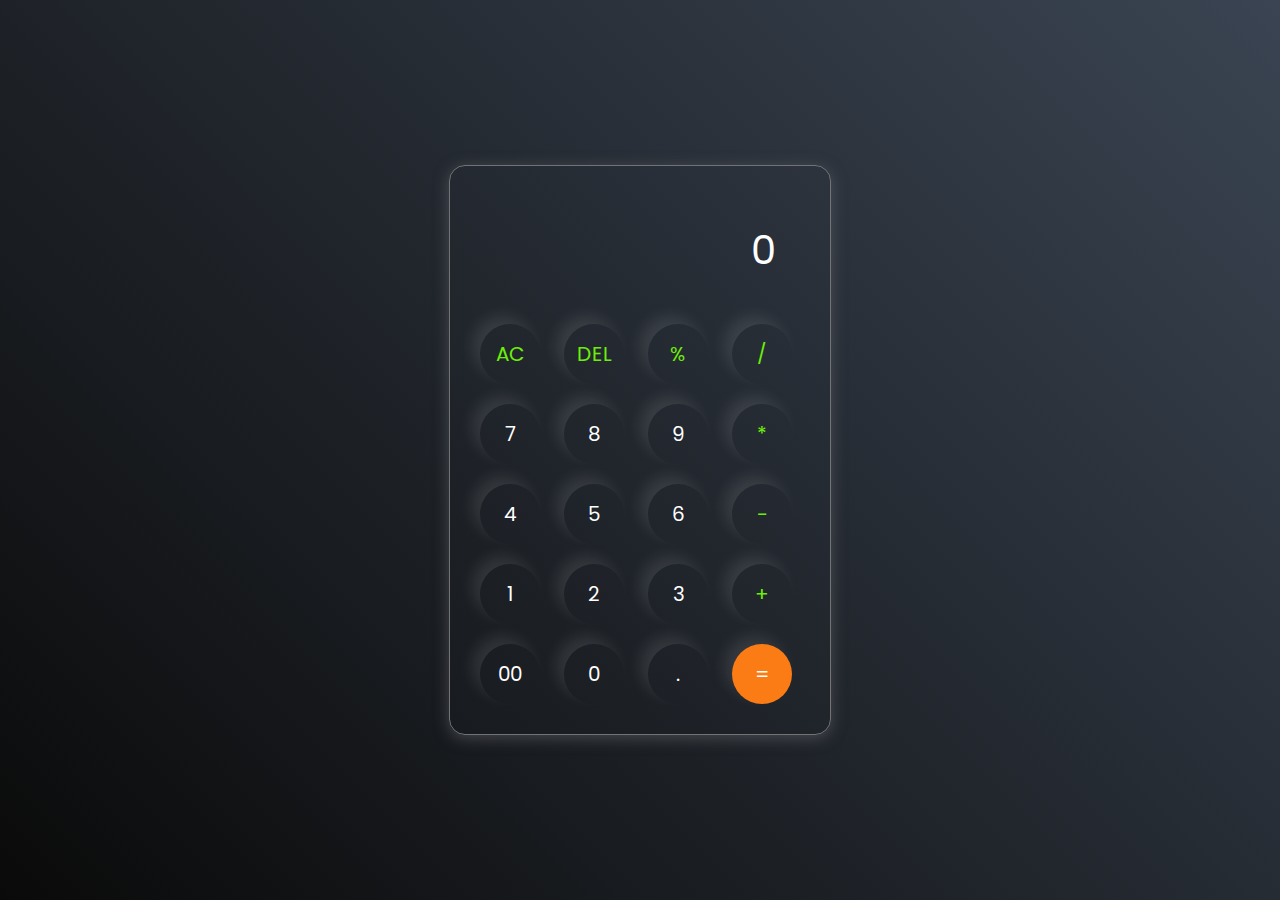
<file: web internship/task3/index.html>
<!DOCTYPE html>
<html lang="en">
  <head>
    <meta charset="UTF-8" />
    <meta http-equiv="X-UA-Compatible" content="IE=edge" />
    <meta name="viewport" content="width=device-width, initial-scale=1.0" />
    <link rel="stylesheet" href="style.css" />
    <title>Calculator</title>
  </head>
  <body>
    <div class="container">
      <div class="calculator">
        <input type="text" id="inputBox" placeholder="0" />
        <div>
          <button class="button operator">AC</button>
          <button class="button operator">DEL</button>
          <button class="button operator">%</button>
          <button class="button operator">/</button>
        </div>
        <div>
          <button class="button">7</button>
          <button class="button">8</button>
          <button class="button">9</button>
          <button class="button operator">*</button>
        </div>
        <div>
          <button class="button">4</button>
          <button class="button">5</button>
          <button class="button">6</button>
          <button class="button operator">-</button>
        </div>
        <div>
          <button class="button">1</button>
          <button class="button">2</button>
          <button class="button">3</button>
          <button class="button operator">+</button>
        </div>

        <div>
          <button class="button">00</button>
          <button class="button">0</button>
          <button class="button">.</button>
          <button class="button equalBtn">=</button>
        </div>
      </div>
    </div>

    <script src="script.js"></script>
  </body>
</html>
</file>
<file: web internship/task3/style.css>
@import url('https://fonts.googleapis.com/css2?family=Poppins:wght@500&display=swap');

*{
    margin: 0;
    padding: 0;
    box-sizing: border-box;
    font-family: 'Poppins', sans-serif;
}

body{
    width: 100%;
    height: 100vh;
    display: flex;
    justify-content: center;
    align-items: center;
    background: linear-gradient(45deg, #0a0a0a, #3a4452);
}

.calculator{
    border: 1px solid #717377;
    padding: 20px;
    border-radius: 16px;
    background: transparent;
    box-shadow: 0px 3px 15px rgba(113, 115, 119, 0.5);

}

input{
    width: 320px;
    border: none;
    padding: 24px;
    margin: 10px;
    background: transparent;
    box-shadow: 0px 3px 15px rgbs(84, 84, 84, 0.1);
    font-size: 40px;
    text-align: right;
    cursor: pointer;
    color: #ffffff;
}

input::placeholder{
    color: #ffffff;
}

button{
    border: none;
    width: 60px;
    height: 60px;
    margin: 10px;
    border-radius: 50%;
    background: transparent;
    color: #ffffff;
    font-size: 20px;
    box-shadow: -8px -8px 15px rgba(255, 255, 255, 0.1);
    cursor: pointer;
}

.equalBtn{
    background-color: #fb7c14;
}

.operator{
    color: #6dee0a;
}
</file>
